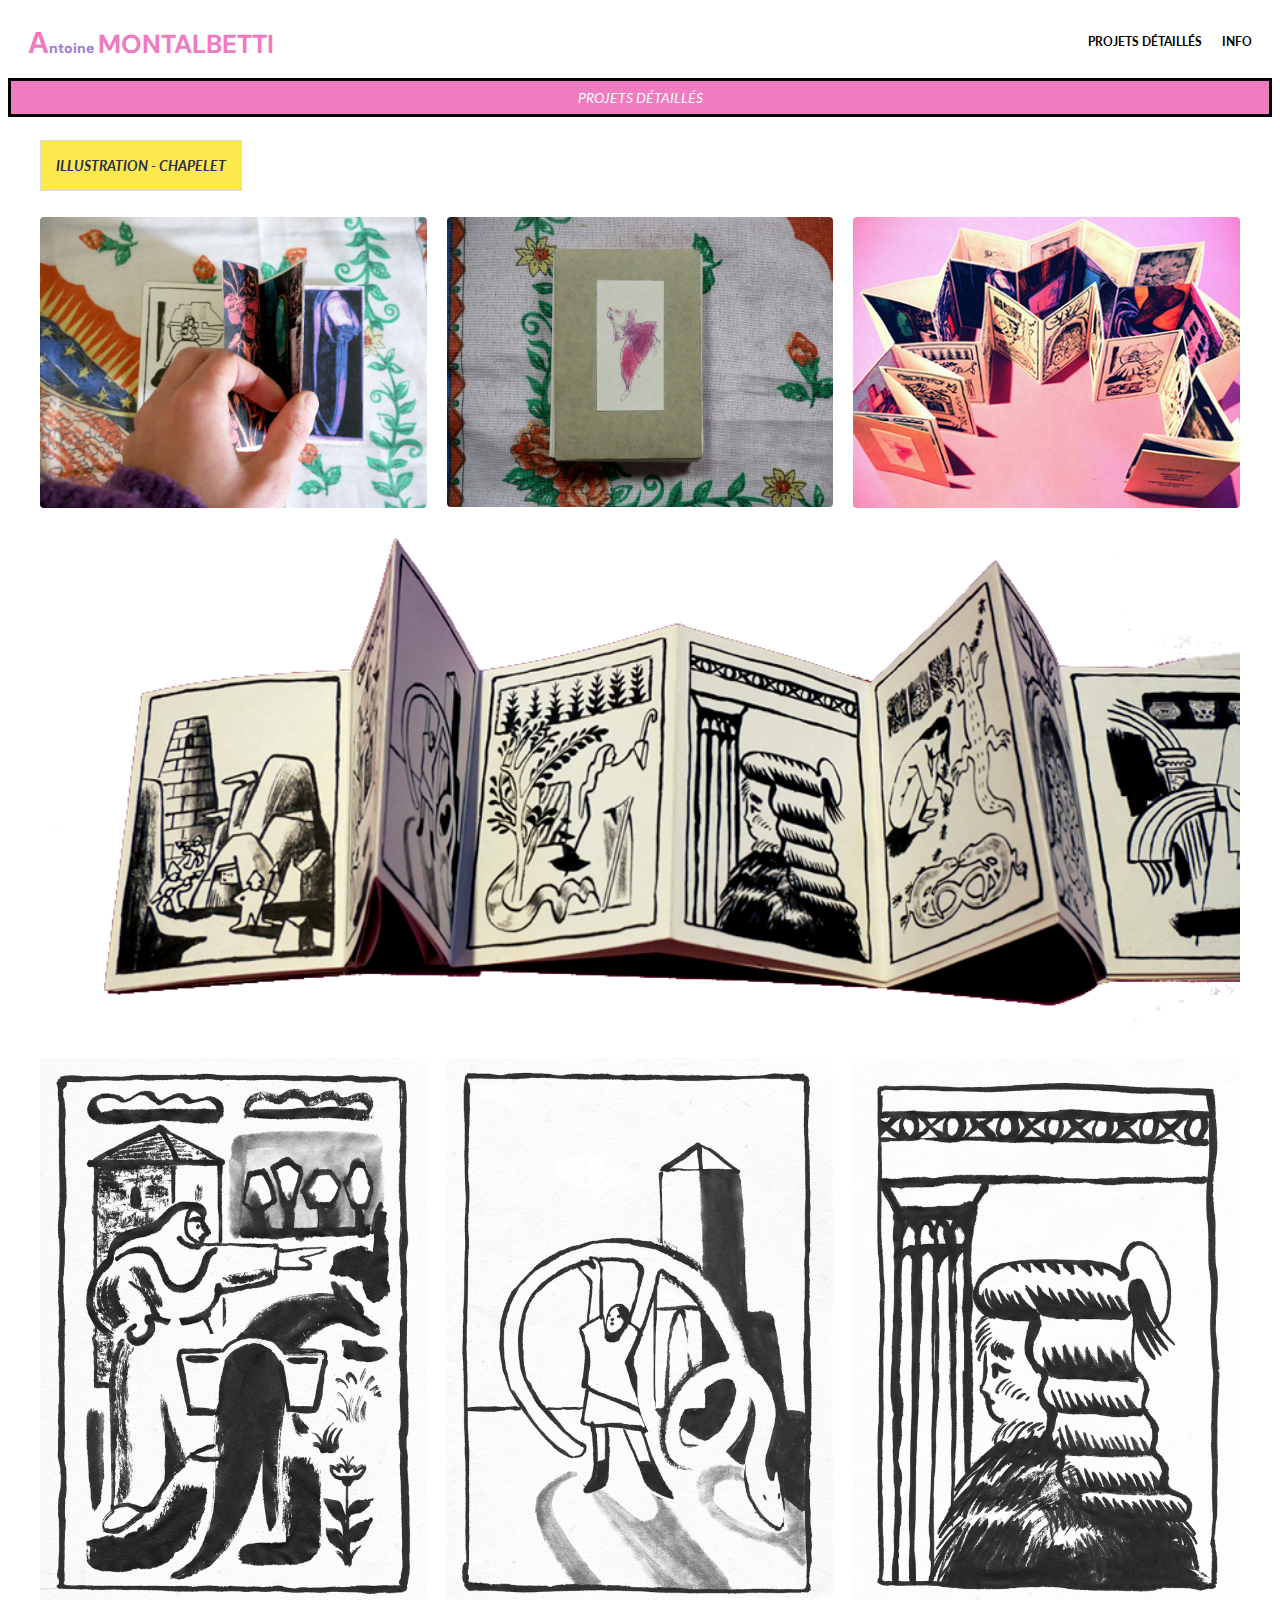
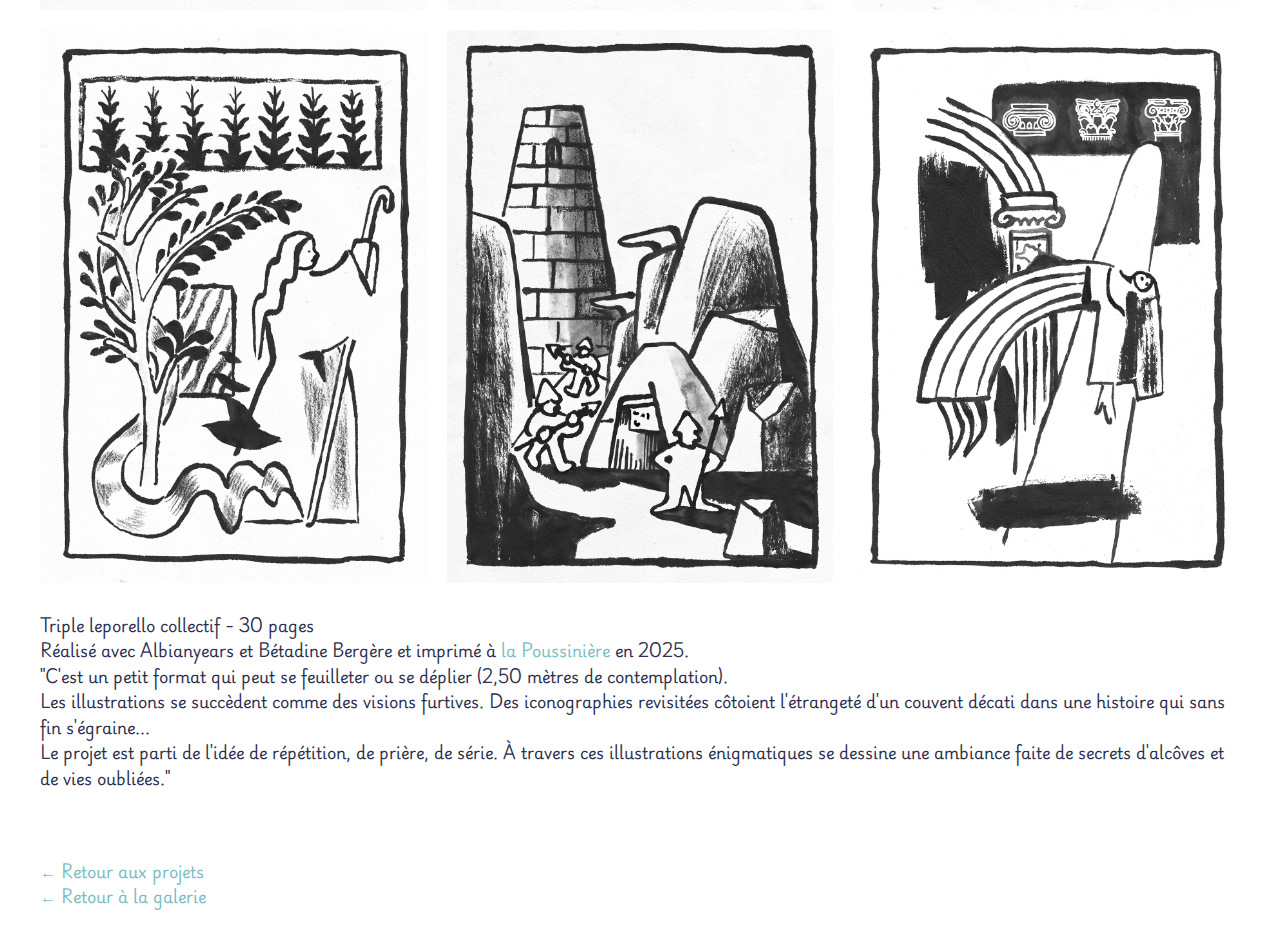
<file: projet-chapelet.html>
<!DOCTYPE html>
<html lang="fr">
<head>
  <meta charset="UTF-8">
  <title>Par projets - Antoine MONTALBETTI</title>
  <!-- Polices -->
  <link rel="preconnect" href="https://fonts.googleapis.com">
  <link rel="preconnect" href="https://fonts.gstatic.com" crossorigin>
  <link href="https://fonts.googleapis.com/css2?family=Jacquarda+Bastarda+9+Charted&family=Playwrite+DE+Grund&family=DM+Sans&family=Lato&display=swap" rel="stylesheet">
  <style>
    /* Style du header */
   .header {
  display: flex;
  justify-content: space-between; /* Aligne les éléments aux extrémités */
  align-items: center; /* Centre verticalement */
  padding: 15px 20px;
  background: white;
  margin : 4px 8px;
}

.nav-links {
  display: flex;
  margin: -2px 0px 0px 0px;
}


    /* Conteneur principal pour le contenu (sauf le header) */
    .main-container {
      max-width: 1200px;
      margin: 0 auto;
      padding: 20px;
      font-family: 'Playwrite DE Grund', cursive;
      color: #2b2e4d;

    }

    /* Contenu de la page */
    body {
      line-height: 1.6;
      margin: 0;
      padding: 0;
    }

    /* Style pour "Prénom NOM" */
    .name-title {
      font-family: 'DM Sans', sans-serif;
      text-decoration: none;
      color: inherit;
    }
    .name-title .prenom { color: #9b7ad1; font-size: 18px; }
    .name-title .nom { color: #ef7cc1; font-size: 30px; }


    /* Titre de la page */
    .page-title {
      display: inline-block;
      background: #f07bbf;
      border: 1px solid #ddd;
      font-family: 'Lato', sans-serif;
      font-style: italic;
      font-size: 14px;
      color: white;
      line-height: 1.4;
      padding: 15px;
      text-transform: uppercase;
      margin: 20px 0;
    }

    /* Catégories */
    .category {
      margin-bottom: 40px;
    }
    .category-title {
      display: inline-block;
      background: #fce94d;
      border: 1px solid #ddd;
      font-family: 'Lato', sans-serif;
      font-style: italic;
      font-size: 14px;
      color: #2b2e4d;
      line-height: 1.4;
      padding: 15px;
      text-transform: uppercase;
      margin-bottom: -15px;
    }

    /* Liste des projets */
    .project-list {
      display: grid;
      grid-template-columns: repeat(auto-fill, minmax(300px, 1fr));
      gap: 20px;
    }
    .project-item {
      border: 1px solid #eee;
      border-radius: 4px;
      overflow: hidden;
      transition: transform 0.3s;
    }
    .project-item:hover {
      transform: translateY(-5px);
    }
    .project-item img {
      width: 100%;
      height: 200px;
      object-fit: cover;
    }
    .project-item .project-info {
      padding: 15px;
      background: white;
    }
    .project-item h3 {
      font-family: 'Lato', sans-serif;
      font-size: 16px;
      color: #2b2e4d;
      margin: 0 0 10px 0;
      text-transform: uppercase;
    }
    .project-item a {
      color: #78bdc2;
      text-decoration: none;
      font-size: 14px;
      font-family: 'Playwrite DE Grund', cursive;
    }
    .project-item a:hover {
      text-decoration: underline;
    }
    .project-gallery {
      display: grid;
      grid-template-columns: repeat(auto-fill, minmax(300px, 1fr));
      gap: 20px;
      margin: 30px 0;
    }
    .project-gallery img {
      width: 100%;
      border-radius: 4px;


    /* Lien de retour */
    .back-link {
      display: inline-block;
      margin: 40px 0;
      color: #78bdc2;
      text-decoration: none;
      font-size: 14px;
    }
  </style>
</head>
<body>

  <link rel="stylesheet" href="styles.css">

  <!-- Header en dehors du conteneur -->
  <header class="header">
    <a href="index.html" class="name-title">
      <span class="prenom">Antoine</span> <span class="nom">MONTALBETTI</span>
    </a>
    <nav class="nav-links">
      <a href="sommaire.html">Projets détaillés</a>
      <a href="info.html">Info</a>
    </nav>

  </header>

  <!-- Menu de filtres -->
<div class="filter-menu2">
  <button class="filter-button2" data-filter=".home"><a href="sommaire.html">Projets détaillés</a></button>
</div>


  <!-- Conteneur pour le reste du contenu -->
  <div class="main-container">

    <div class="category">
    <h2 class="category-title"><a href="sommaire.html">Illustration -</a> Chapelet</h2>
</div>

  <!-- Galerie d'images -->
  <div class="project-gallery">
    <img src="images/chapelet/lapoussiniere.hotglue 2.jpg" alt="Présentation 0a">
    <img src="images/chapelet/lapoussiniere.hotglue 3.jpg" alt="Présentation 0b">
    <img src="images/chapelet/lapoussiniere.hotglue.jpg" alt="Présentation 1">
    <img src="images/chapelet/lapoussiniere.hotglue2.png" alt="Présentation 2" class="full-width"> <!-- 4e image en pleine largeur -->
    <img src="images/chapelet/illus01-AUSTREBERTHE copie.jpg" alt="Présentation 4">
    <img src="images/chapelet/illus04-MARGUERITE copie.jpg" alt="Présentation 7">

    <img src="images/chapelet/illus06-AGNES copie.jpg" alt="Présentation 5">

    <img src="images/chapelet/illus05-ADELAIDE copie.jpg" alt="Présentation 3">
    <img src="images/chapelet/illus02-BARBE copie.jpg" alt="Présentation 6">
    <img src="images/chapelet/illus09-ARCHANGELA copie.jpg" alt="Présentation 8">
  </div>



  <!-- Description -->

  <p>
    Triple leporello collectif - 30 pages<br />
    Réalisé avec Albianyears et Bétadine Bergère et imprimé à <a href="https://lapoussiniere.hotglue.me/" style = "color : #78bdc2">la Poussinière</a> en 2025.<br />
    "C'est un petit format qui peut se feuilleter ou se déplier (2,50 mètres de contemplation).<br />
    Les illustrations se succèdent comme des visions furtives. Des iconographies revisitées côtoient l'étrangeté d'un couvent décati dans une histoire qui sans fin s'égraine...<br />
    Le projet est parti de l'idée de répétition, de prière, de série. À travers ces illustrations énigmatiques se dessine une ambiance faite de secrets d'alcôves et de vies oubliées."
  </p>

</p>



  <!-- Lien de retour -->
  <br />
  <br />
  <a href="sommaire.html" style = "color : #78bdc2">← Retour aux projets</a><br />
  <a href="index.html" style = "color : #78bdc2">← Retour à la galerie</a>

  </div>
</body>

</html>
</file>
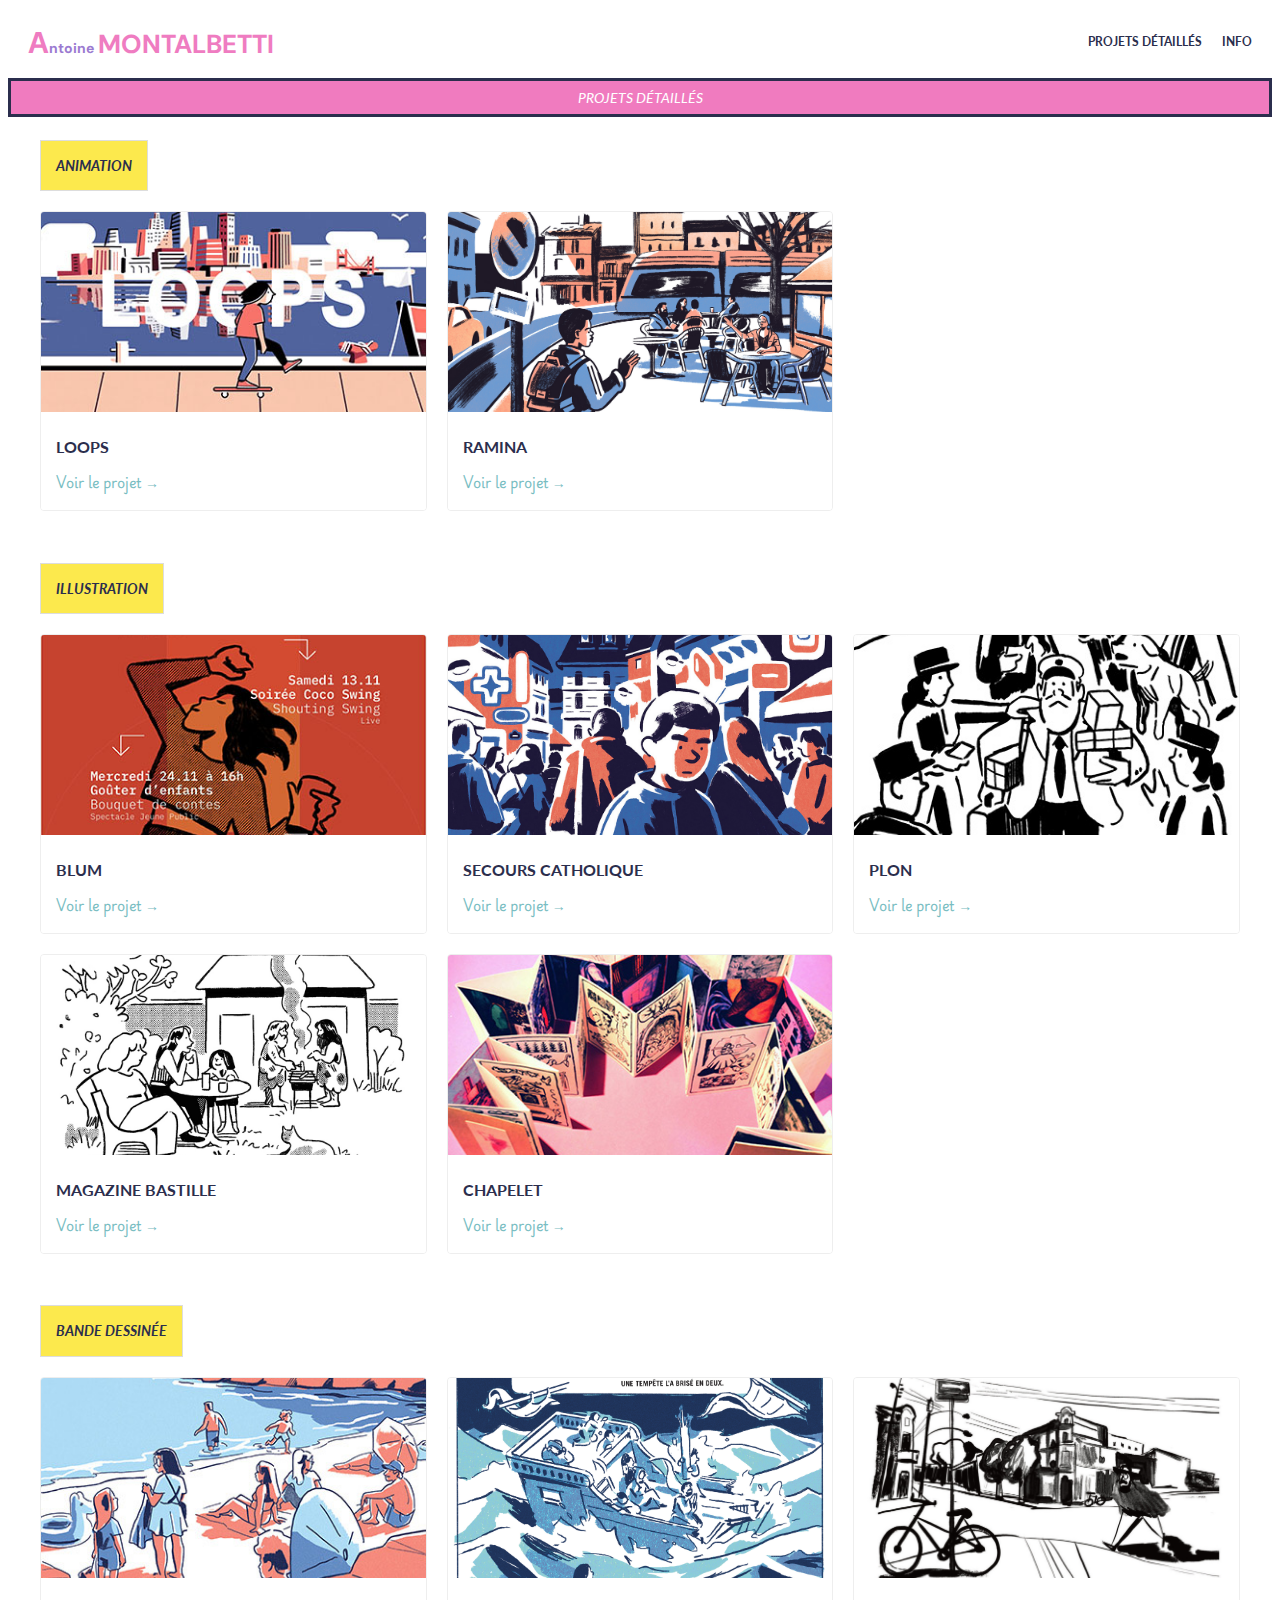
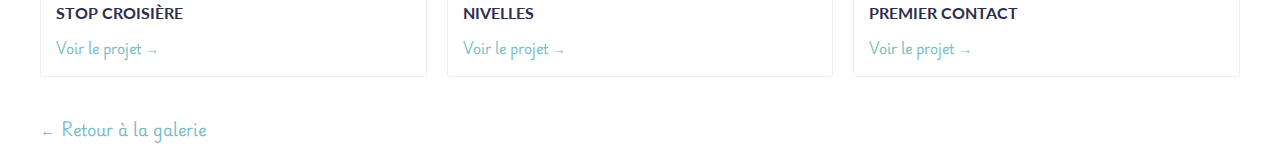
<file: sommaire.html>
<!DOCTYPE html>
<html lang="fr">
<head>
  <meta charset="UTF-8">
  <title>Par projets - Antoine MONTALBETTI</title>
  <!-- Polices -->
  <link rel="preconnect" href="https://fonts.googleapis.com">
  <link rel="preconnect" href="https://fonts.gstatic.com" crossorigin>
  <link href="https://fonts.googleapis.com/css2?family=Jacquarda+Bastarda+9+Charted&family=Playwrite+DE+Grund&family=DM+Sans&family=Lato&display=swap" rel="stylesheet">
  <style>
    /* Style du header */
   .header {
  display: flex;
  justify-content: space-between; /* Aligne les éléments aux extrémités */
  align-items: center; /* Centre verticalement */
  padding: 15px 20px;
  background: white;
  margin : 4px 8px;
}

.nav-links {
  display: flex;
  margin: -2px 0px 0px 0px;
}

    /* Conteneur principal pour le contenu (sauf le header) */
    .main-container {
      max-width: 1200px;
      margin: 0 auto;
      padding: 20px;
    }

    /* Contenu de la page */
    body {
      font-family: 'Playwrite DE Grund', cursive;
      line-height: 1.6;
      color: #2b2e4d;
      margin: 0;
      padding: 0;
    }

    /* Style pour "Prénom NOM" */
    .name-title {
      font-family: 'DM Sans', sans-serif;
      text-decoration: none;
      color: inherit;
    }
    .name-title .prenom { color: #9b7ad1; font-size: 18px; }
    .name-title .nom { color: #ef7cc1; font-size: 30px; }


    /* Titre de la page */
    .page-title {
      display: inline-block;
      background: #f07bbf;
      border: 1px solid #ddd;
      font-family: 'Lato', sans-serif;
      font-style: italic;
      font-size: 14px;
      color: white;
      line-height: 1.4;
      padding: 15px;
      text-transform: uppercase;
      margin: 20px 0;
    }

    /* Catégories */
    .category {
      margin-bottom: 40px;
    }
    .category-title {
      display: inline-block;
      background: #fce94d;
      border: 1px solid #ddd;
      font-family: 'Lato', sans-serif;
      font-style: italic;
      font-size: 14px;
      color: #2b2e4d;
      line-height: 1.4;
      padding: 15px;
      text-transform: uppercase;
      margin-bottom: 20px;
    }

    /* Liste des projets */
    .project-list {
      display: grid;
      grid-template-columns: repeat(auto-fill, minmax(300px, 1fr));
      gap: 20px;
    }
    .project-item {
      border: 1px solid #eee;
      border-radius: 4px;
      overflow: hidden;
      transition: transform 0.3s;
    }
    .project-item:hover {
      transform: translateY(-5px);
    }
    .project-item img {
      width: 100%;
      height: 200px;
      object-fit: cover;
    }
    .project-item .project-info {
      padding: 15px;
      background: white;
    }
    .project-item h3 {
      font-family: 'Lato', sans-serif;
      font-size: 16px;
      color: #2b2e4d;
      margin: 0 0 10px 0;
      text-transform: uppercase;
    }
    .project-item a {
      color: #78bdc2;
      text-decoration: none;
      font-size: 14px;
      font-family: 'Playwrite DE Grund', cursive;
    }
    .project-item a:hover {
      text-decoration: underline;
    }

    /* Lien de retour */
    .back-link {
      display: inline-block;
      margin: 40px 0;
      color: #78bdc2;
      text-decoration: none;
      font-size: 14px;
    }
  </style>
</head>
<body>
  <!-- Header en dehors du conteneur -->
  <header class="header">
    <a href="index.html" class="name-title">
      <span class="prenom">Antoine</span> <span class="nom">MONTALBETTI</span>
    </a>
    <nav class="nav-links">
      <a href="sommaire.html">Projets détaillés</a>
      <a href="info.html">Info</a>
    </nav>

  </header>

  <!-- Menu de filtres -->
<div class="filter-menu2">
  <button class="filter-button2" data-filter=".home">Projets Détaillés</button>
</div>


  <!-- Conteneur pour le reste du contenu -->
  <div class="main-container">

  <!-- Catégorie Animation -->
  <div class="category">
    <h2 class="category-title">Animation</h2>
    <div class="project-list">
      <div class="project-item">
        <img src="images/preview_loops.jpg" alt="Bande-Démo">
        <div class="project-info">
          <h3>Loops</h3>
          <a href="projet-loops.html"style="color: #78bdc2">Voir le projet →</a>
        </div>
      </div>
      <div class="project-item">
        <img src="images/ramina/Ramina-H.jpg" alt="Ramina">
        <div class="project-info">
          <h3>Ramina</h3>
          <a href="projet-ramina.html"style="color: #78bdc2">Voir le projet →</a>
        </div>
      </div>
    </div>
  </div>



  <!-- Catégorie Illustration -->
  <div class="category">
    <h2 class="category-title">Illustration</h2>
    <div class="project-list">
      <div class="project-item">
        <img src="images/blum/Affiche_Blum-preview.jpg" alt="Blum">
        <div class="project-info">
          <h3>Blum</h3>
          <a href="projet-blum.html"style="color: #78bdc2">Voir le projet →</a>
        </div>
      </div>

      <div class="project-item">
        <img src="images/secours/Secours_Catholique-Hamza_1b.jpg" alt="Secours Catholique">
        <div class="project-info">
          <h3>Secours Catholique</h3>
          <a href="projet-secours_catholique.html"style="color: #78bdc2">Voir le projet →</a>
        </div>
      </div>
            <div class="project-item">
        <img src="images/plon/plon-preview5.jpg" alt="Plon">
        <div class="project-info">
          <h3>Plon</h3>
          <a href="projet-plon.html"style="color: #78bdc2">Voir le projet →</a>
        </div>
      </div>

      <div class="project-item">
        <img src="images/bastille/été2024.jpeg" alt="Magazine Bastille">
        <div class="project-info">
          <h3>Magazine Bastille</h3>
          <a href="projet-bastille.html"style="color: #78bdc2">Voir le projet →</a>
        </div>
      </div>

              <div class="project-item">
        <img src="images/chapelet/lapoussiniere.hotglue.jpg" alt="Chapelet">
        <div class="project-info">
          <h3>Chapelet</h3>
          <a href="projet-chapelet.html"style="color: #78bdc2">Voir le projet →</a>
        </div>
      </div>

    </div>
  </div>



  <!-- Catégorie Bande dessinée -->
  <div class="category">
    <h2 class="category-title">Bande dessinée</h2>
    <div class="project-list">
      <div class="project-item">
        <img src="images/stop_croisiere/stop_croisiere-couv-preview.jpg" alt="Stop Croisière">
        <div class="project-info">
          <h3>Stop Croisière</h3>
          <a href="projet-stop_croisiere.html"style="color: #78bdc2">Voir le projet →</a>
        </div>
      </div>
      <div class="project-item">
        <img src="images/nivelles/nivelles-preview.jpg" alt="Nivelles">
        <div class="project-info">
          <h3>Nivelles</h3>
          <a href="projet-nivelles.html"style="color: #78bdc2">Voir le projet →</a>
        </div>
      </div>
      <div class="project-item">
        <img src="images/premier_contact.jpeg" alt="Premier contact">
        <div class="project-info">
          <h3>Premier contact</h3>
          <a href="projet-premier_contact.html"style="color: #78bdc2">Voir le projet →</a>
        </div>
      </div>

    </div>
  </div>

  <!-- Lien de retour -->
  <a href="index.html" style="color: #78bdc2">← Retour à la galerie</a>
</body>
</html>
<link rel="stylesheet" href="styles.css">
</file>
<file: styles.css>
/* Style du conteneur de la grille (Isotope gère la disposition) */
.grid {
  padding: 20px;
  visibility: hidden; /* Cache la grille jusqu'à ce qu'Isotope soit prêt */
}



/* Style des boutons de filtres */
.filter-button {
  margin: 0px;
width : 100%;
  padding: 8px 16px;
  background: #fce94d; /* Fond jaune par défaut */
  border: none;
  border-right: solid ;
  cursor: pointer;
  font-family: 'Lato', cursive; /* choix de la police */
  font-size: 14px; /* Taille de la police */
font-style : italic;
text-transform: uppercase;
  color: #2b2e4d; /* Couleur du texte */
  border-radius: 0px; /* Coins s'arrondissent si on augmente radius */
  transition: background 0.3s;  /* Animation douce au survol */
}
@media (max-width: 576px) {
  .filter-button {
      margin: 0px;
width : 100%;
  padding: 8px 16px;
  background: #fce94d; /* Fond jaune par défaut */
  border: none;
  border-right: solid ;
  cursor: pointer;
  font-family: 'Lato', cursive; /* choix de la police */
  font-size: 14px; /* Taille de la police */
font-style : italic;
text-transform: uppercase;
  color: #2b2e4d; /* Couleur du texte */
  border-radius: 0px; /* Coins s'arrondissent si on augmente radius */
  transition: background 0.3s;  /* Animation douce au survol */

    border-bottom: solid;
  }}

  


.filter-button:hover {
  background: #f0e09d; /* Jaune légèrement plus foncé au survol */
}
.filter-button2 {
  margin: 0px;
width : 100%;
  padding: 8px 16px;
  background: #f07bbf; /* Fond rose par défaut */
  border: none;
  border-right: none ;

  cursor: pointer;
  font-family: 'Lato', cursive; /* choix de la police */
  font-size: 14px; /* Taille de la police */
font-style : italic;
text-transform: uppercase;
  color: white; /* Couleur du texte */
  border-radius: 0px; /* Coins s'arrondissent si on augmente radius */
  transition: background 0.3s;  /* Animation douce au survol */
}
.filter-button3 {
  margin: 0px;
width : 100%;
  padding: 8px 16px;
  background: #fce94d; /* Fond jaune par défaut */
  border: none;
  border-right: none ;

  cursor: pointer;
  font-family: 'Lato', cursive; /* choix de la police */
  font-size: 14px; /* Taille de la police */
font-style : italic;
text-transform: uppercase;
  color: black; /* Couleur du texte */
  border-radius: 0px; /* Coins s'arrondissent si on augmente radius */
  transition: background 0.3s;  /* Animation douce au survol */
}

/* Style de la légende dans Fancybox */
.fancybox-caption {
  background: rgba(0, 0, 0, 0.8); /* Fond semi-transparent */
  color: white; /* Texte blanc */
  padding: 15px;
  font-family: 'Lato', cursive; /* Police personnalisée */
  font-size: 14px;
  text-align: left; /* Alignement du texte */
}


.fancybox-caption a {
  color: #f07bbf; /* Lien en rose */
  text-decoration: underline;
}

.fancybox-custom-caption {
  display: flex; /* Affichage en colonnes */
  width: 100%;
}

.fancybox-custom-caption .caption-image {
  flex: 1; /* Prend 50% de l'espace */
  padding-right: 10px;
}

.fancybox-custom-caption .caption-text {
  flex: 1; /* Prend 50% de l'espace */
  color: white;
  padding-left: 10px;
}

.fancybox-custom-caption h3 {
  margin-top: 0;
  color: #f07bbf;
}

.fancybox-custom-caption a {
  color: #f07bbf;
  text-decoration: underline;
}

/* Style des éléments de la grille */
.item {
  width: 90%; /* Largeur pour les très petits écrans */
  margin: 0 auto 20px; /* Centre les éléments et ajoute une marge en bas */
  overflow: hidden;
  border-radius: 4px;
  box-shadow: 0 2px 4px rgba(0, 0, 0, 0.1);
}


/* Pour les écrans de 768px à 1200px */
@media (min-width: 576px) {
  .item {
    width: 44%; /* Largeur pour 2 colonnes */
    margin: 0 2.5% 20px 0; /* Marge à droite et en bas */
  }
}

/* Pour les écrans de 1200px à 1600px */
@media (min-width: 850px) {
  .item {
    width: 29.5%; /* Largeur pour 3 colonnes */
    margin: 0 1.8% 20px 0; /* Marge à droite et en bas */
  }
}

/* Pour les écrans de 1600px et plus */
@media (min-width: 1080px) {
  .item {
    width: 22%; /* Largeur pour 4 colonnes */
    margin: 0 1.8% 20px 0; /* Marge à droite et en bas */
  }
}

/* Style des images */
.item img {
  width: 100%;
  height: auto; /* Garde le ratio de l'image */
  display: block;
}





/* Style du menu de filtres */
.filter-menu {
    display: flex; /* Alignement horizontal */
  justify-content: center; /* Centre la barre */
  padding: 0px 0; /* Espace vertical uniquement */
  background: #fce94d;
border-right: none ;
border-left : solid; 
border-top : solid ;
border-bottom : solid ;
}

@media (max-width: 576px) {
  .filter-menu {
    flex-direction: column;
    border-bottom : none;
  }
}


.filter-menu2 {
    display: flex; /* Alignement horizontal */
    margin: -8.5px 8px;
  justify-content: center; /* Centre la barre */
  padding: 0px 0; /* Espace vertical uniquement */
  background: #fce94d;
border-right: solid ;
border-left : solid; 
border-top : solid ;
border-bottom : solid ;

  ;
}

@media (max-width: 576px) {
  .filter-menu2 {
    flex-direction: column;
  }
}



.filter-button.active {
  background: #f07bbf;
}
/* Style du header */
.header {
  display: flex;
  justify-content: space-between; /* Aligne les éléments aux extrémités */
  align-items: center; /* Centre verticalement */
  padding: 15px 20px;
  background: white;
}

/* Style pour "Prénom NOM" */
.name-title {
  font-family: 'DM Sans', cursive;
  font-size: inherit;
  font-weight: bold;
text-transform: none; /* mettre uppercase si on veut */
  text-decoration: none;
  color: inherit;
}

.name-title .prenom {
  color: #9b7ad1;
  font-size: 14px;
}

.name-title .nom {
  color: #ef7cc1;
font-size: 26px;
}


.name-title::first-letter {
  font-size: 30px;
  font-weight: bold;
  color: #ef7cc1;
}

/* Style pour les liens à droite */
.nav-links {
  display: flex;
text-transform: uppercase;
  gap: 20px; /* Espace entre les liens */
}

.nav-links a {
  font-family: 'Lato', cursive;
  font-size: 12px;
  color: #251c4b;
  font-weight: bold;
  text-decoration: none;
}

a, a:link, a:active {
  color: inherit;
  text-decoration: none;
 }
a:hover {
  color: black;
  text-decoration: underline;
}

.nav-links a:hover {
  text-decoration: underline;
}

/* Style personnalisé pour les légendes Fancybox */
.fancybox-caption__body {
  font-family: 'Lato', cursive !important;
  font-size: 14px !important;
  color: white !important;
  line-height: 1.4;
  background: rgba(0, 0, 0, 0.8) !important;
  padding: 15px !important;
}

.fancybox-caption a {
  color: #f07bbf !important;
  text-decoration: underline !important;
}

/* Galerie d'images en 3 colonnes */
.project-gallery {
  display: grid;
  grid-template-columns: repeat(3, 1fr);
  gap: 20px;
  margin: 30px 0;
}
/* Image en pleine largeur */
.project-gallery img.full-width {
  grid-column: 1 / -1; /* Prend toute la largeur */
  width: 100%;
}

/* Images normales */
.project-gallery img:not(.full-width) {
  width: 100%;
  border-radius: 4px;
}


.project-gallery-two {
  display: grid;
  grid-template-columns: repeat(2, 1fr);
  gap: 20px;
  margin: 30px 0;
  text-align: left;
}

.project-gallery-two img {
  width: 100%;
  border-radius: 4px;
}
</file>
